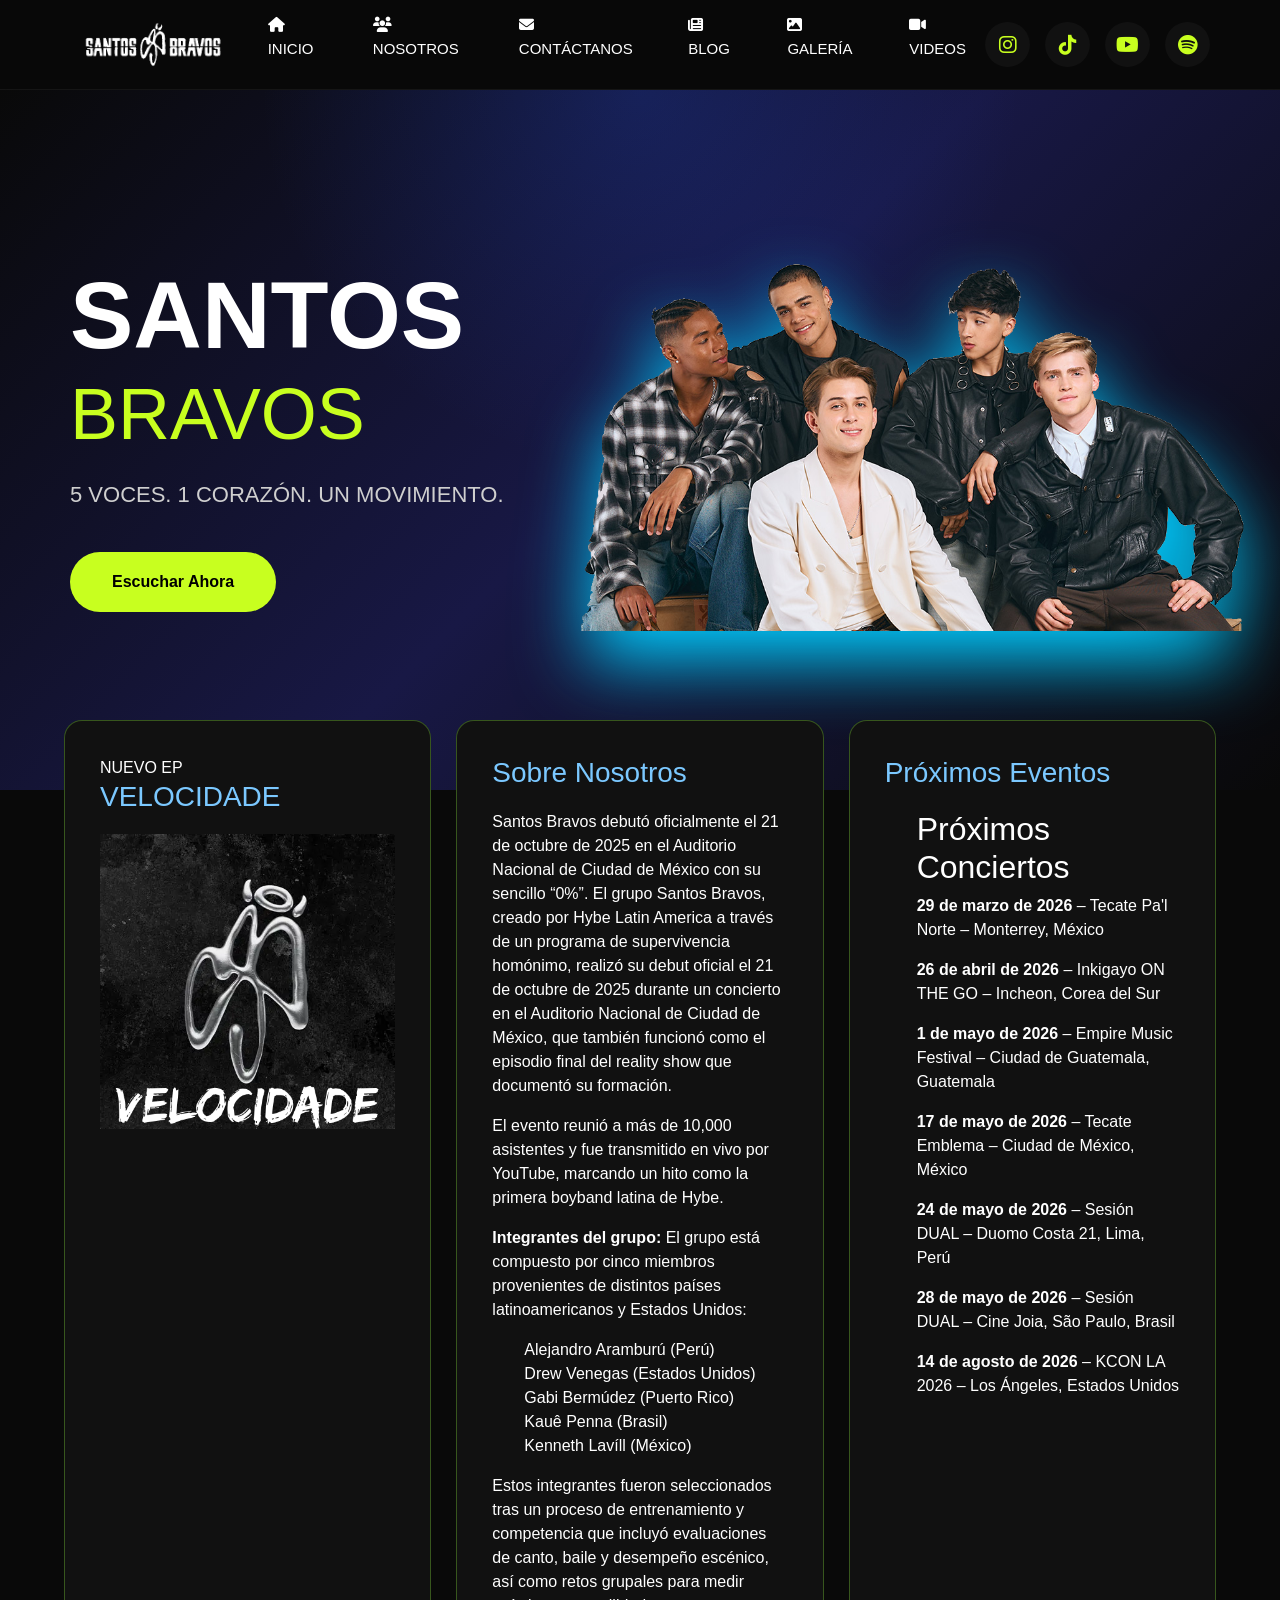
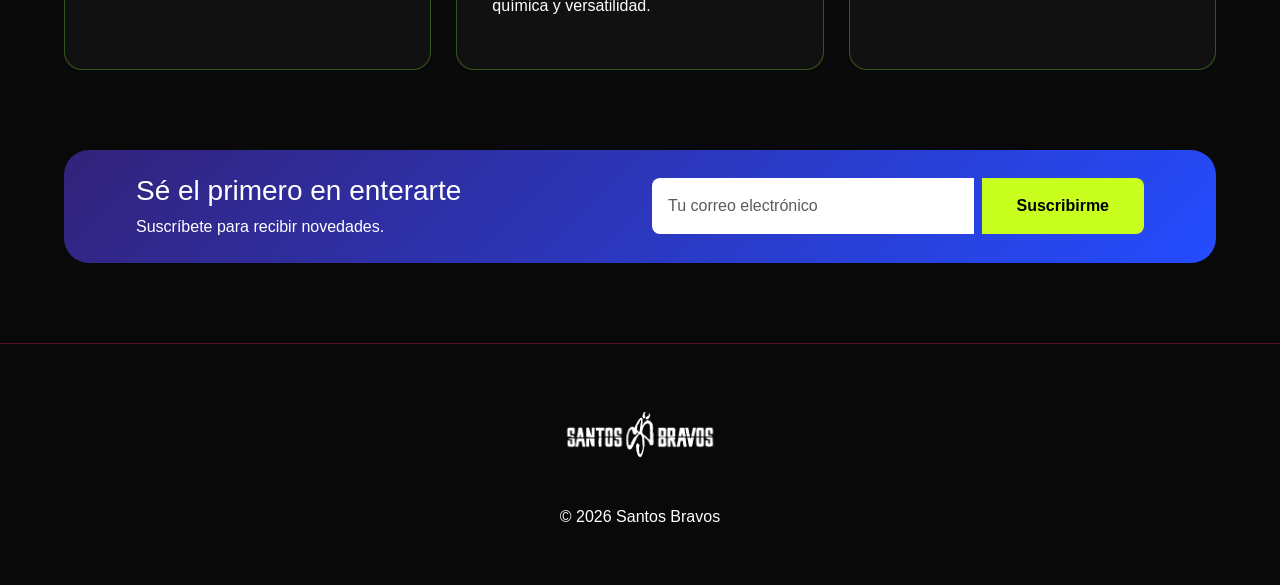
<file: index.html>
<!DOCTYPE html>
<html lang="es">
<head>
    <meta charset="UTF-8">
    <meta name="viewport" content="width=device-width, initial-scale=1.0">
    <title>INICIO | Santos Bravos</title>
    
       <link href="https://cdn.jsdelivr.net/npm/bootstrap@5.3.3/dist/css/bootstrap.min.css" rel="stylesheet" integrity="sha384-QWTKZyjpPEjISv5WaRU9OFeRpok6YctnYmDr5pNlyT2bRjXh0JMhjY6hW+ALEwIH" crossorigin="anonymous">

    <link rel="stylesheet" href="estilos.css">
    

    <link rel="preconnect" href="https://fonts.googleapis.com">
    <link rel="stylesheet" href="https://cdnjs.cloudflare.com/ajax/libs/font-awesome/6.7.2/css/all.min.css">
    <link rel="icon" href="img/SANTOS BRAVOS LOGO.png">
</head>
<body>

    <header>
        <div class="logo">
            <img src="img/LOGO NAME.png" alt="Santos Bravos Logo">
        </div>
        <nav>
            <ul>
                <li><a href="index.html"><i class="fa fa-house"></i> Inicio</a></li>
                <li><a href="nosotros.html"><i class="fa fa-users"></i> Nosotros</a></li>
                <li><a href="contac.html"><i class="fa fa-envelope"></i> Contáctanos</a></li>
                <li><a href="blog.html"><i class="fa fa-newspaper"></i> Blog</a></li>
                <li><a href="galeria.html"><i class="fa fa-image"></i> Galería</a></li>
                <li><a href="video.html"><i class="fa fa-video"></i> Videos</a></li>
            </ul>
        </nav>
        <div class="social">
            <a href="https://www.instagram.com/santos_bravos?utm_source=ig_web_button_share_sheet&igsh=ZDNlZDc0MzIxNw==" target="_blank"><i class="fa-brands fa-instagram"></i></a>
            <a href="https://www.tiktok.com/@santos_bravos" target="_blank"><i class="fa-brands fa-tiktok"></i></a>
            <a href="https://www.youtube.com/@Santos_Bravos" target="_blank"><i class="fa-brands fa-youtube"></i></a>
            <a href="https://open.spotify.com/intl-es/album/5y3kJTo3x5PBOK6aJSKWMD" target="_blank"><i class="fa-brands fa-spotify"></i></a>
        </div>
    </header>


    <section class="hero">
        <div class="hero-text">
            <h1>SANTOS</h1>
            <h2>BRAVOS</h2>
            <p>5 VOCES. 1 CORAZÓN. UN MOVIMIENTO.</p>
            <div class="buttons">
                <a href="#" class="btn">Escuchar Ahora</a>
            </div>
        </div>
        <div class="hero-image">
            <img src="img/STB.png" alt="Santos Bravos Grupo">
        </div>
    </section>

    <section class="cards">
        <article class="card">
            <span>NUEVO EP</span>
            <h3>VELOCIDADE</h3>
            <img src="img/Portada.png" alt="Portada EP Velocidade">
        </article>

        <article class="card">
            <h3>Sobre Nosotros</h3>
            <div class="card-text-content">
                <p>Santos Bravos debutó oficialmente el 21 de octubre de 2025 en el Auditorio Nacional de Ciudad de México con su sencillo “0%”. El grupo Santos Bravos, creado por Hybe Latin America a través de un programa de supervivencia homónimo, realizó su debut oficial el 21 de octubre de 2025 durante un concierto en el Auditorio Nacional de Ciudad de México, que también funcionó como el episodio final del reality show que documentó su formación.</p>

                <p>El evento reunió a más de 10,000 asistentes y fue transmitido en vivo por YouTube, marcando un hito como la primera boyband latina de Hybe.</p>
                
                <p><strong>Integrantes del grupo:</strong> El grupo está compuesto por cinco miembros provenientes de distintos países latinoamericanos y Estados Unidos:</p>
                
                <ul>
                    <li>Alejandro Aramburú (Perú)</li>
                    <li>Drew Venegas (Estados Unidos)</li>
                    <li>Gabi Bermúdez (Puerto Rico)</li>
                    <li>Kauê Penna (Brasil)</li>
                    <li>Kenneth Lavíll (México)</li>
                </ul>

                <p>Estos integrantes fueron seleccionados tras un proceso de entrenamiento y competencia que incluyó evaluaciones de canto, baile y desempeño escénico, así como retos grupales para medir química y versatilidad.</p>
            </div>
        </article>

        <article class="card">
            <h3>Próximos Eventos</h3>
            <ul>
                <li><section class="proximos-conciertos">

    <h2>Próximos Conciertos</h2>

    <p><strong>29 de marzo de 2026</strong> – Tecate Pa'l Norte – Monterrey, México</p>

    <p><strong>26 de abril de 2026</strong> – Inkigayo ON THE GO – Incheon, Corea del Sur</p>

    <p><strong>1 de mayo de 2026</strong> – Empire Music Festival – Ciudad de Guatemala, Guatemala</p>

    <p><strong>17 de mayo de 2026</strong> – Tecate Emblema – Ciudad de México, México</p>

    <p><strong>24 de mayo de 2026</strong> – Sesión DUAL – Duomo Costa 21, Lima, Perú</p>

    <p><strong>28 de mayo de 2026</strong> – Sesión DUAL – Cine Joia, São Paulo, Brasil</p>

    <p><strong>14 de agosto de 2026</strong> – KCON LA 2026 – Los Ángeles, Estados Unidos</p>

</section></li>
            </ul>
        </article>
    </section>

    <section class="newsletter py-4">
        <div class="container">
            <div class="row align-items-center">
                <div class="col-md-6 mb-3 mb-md-0">
                    <h3>Sé el primero en enterarte</h3>
                    <p class="mb-0">Suscríbete para recibir novedades.</p>
                </div>
                <div class="col-md-6">
                    <form class="d-flex gap-2">
                        <input type="email" class="form-control" placeholder="Tu correo electrónico">
                        <button class="btn btn-dark text-nowrap">Suscribirme</button>
                    </form>
                </div>
            </div>
        </div>
    </section>

    <footer>
        <div class="footer-logo">
            <img src="img/LOGO NAME.png" alt="Santos Bravos">
        </div>
        <p>© 2026 Santos Bravos</p>
    </footer>

    <script src="https://cdn.jsdelivr.net/npm/bootstrap@5.3.3/dist/js/bootstrap.bundle.min.js" integrity="sha384-YvpcrYf0tY3lHB60NNkmXc5s9fDVZLESaAA55NDzOxhy9GkcIdslK1eN7N6jIeHz" crossorigin="anonymous"></script>
</body>
</html>
</file>
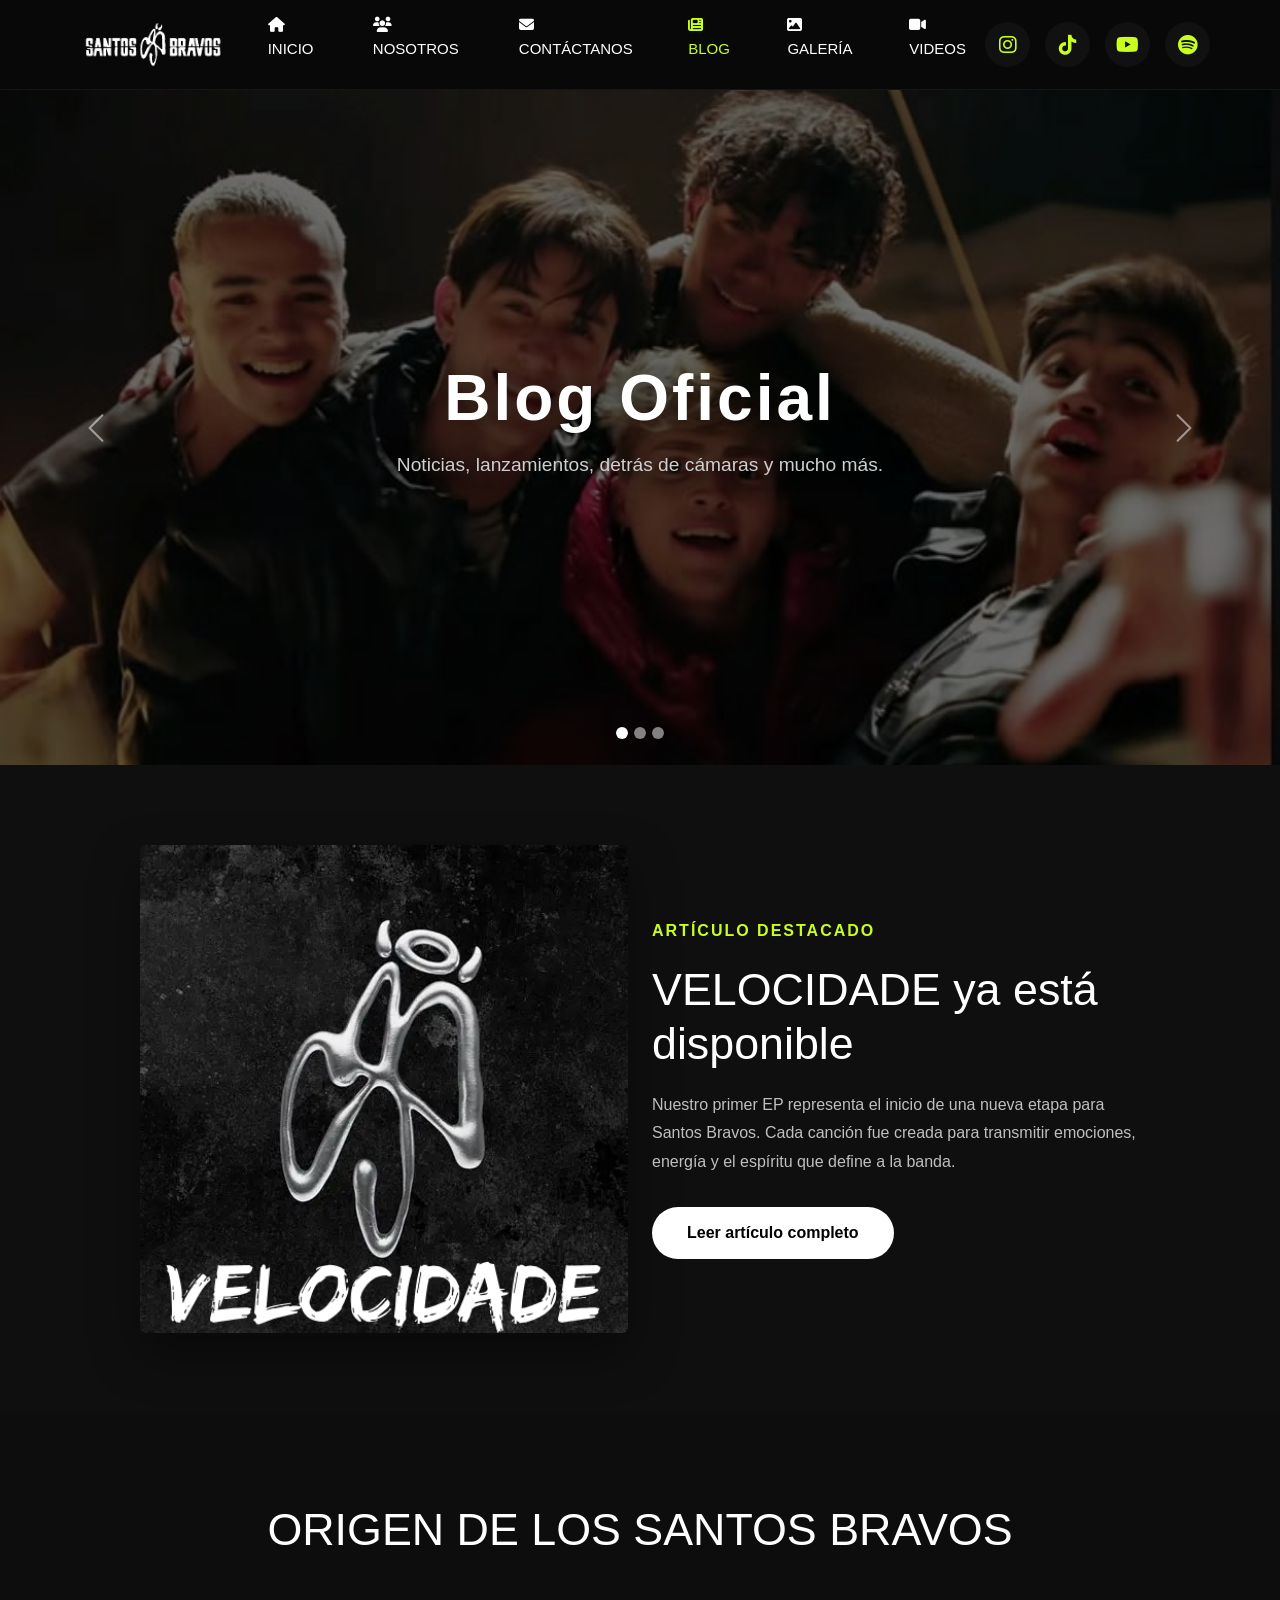
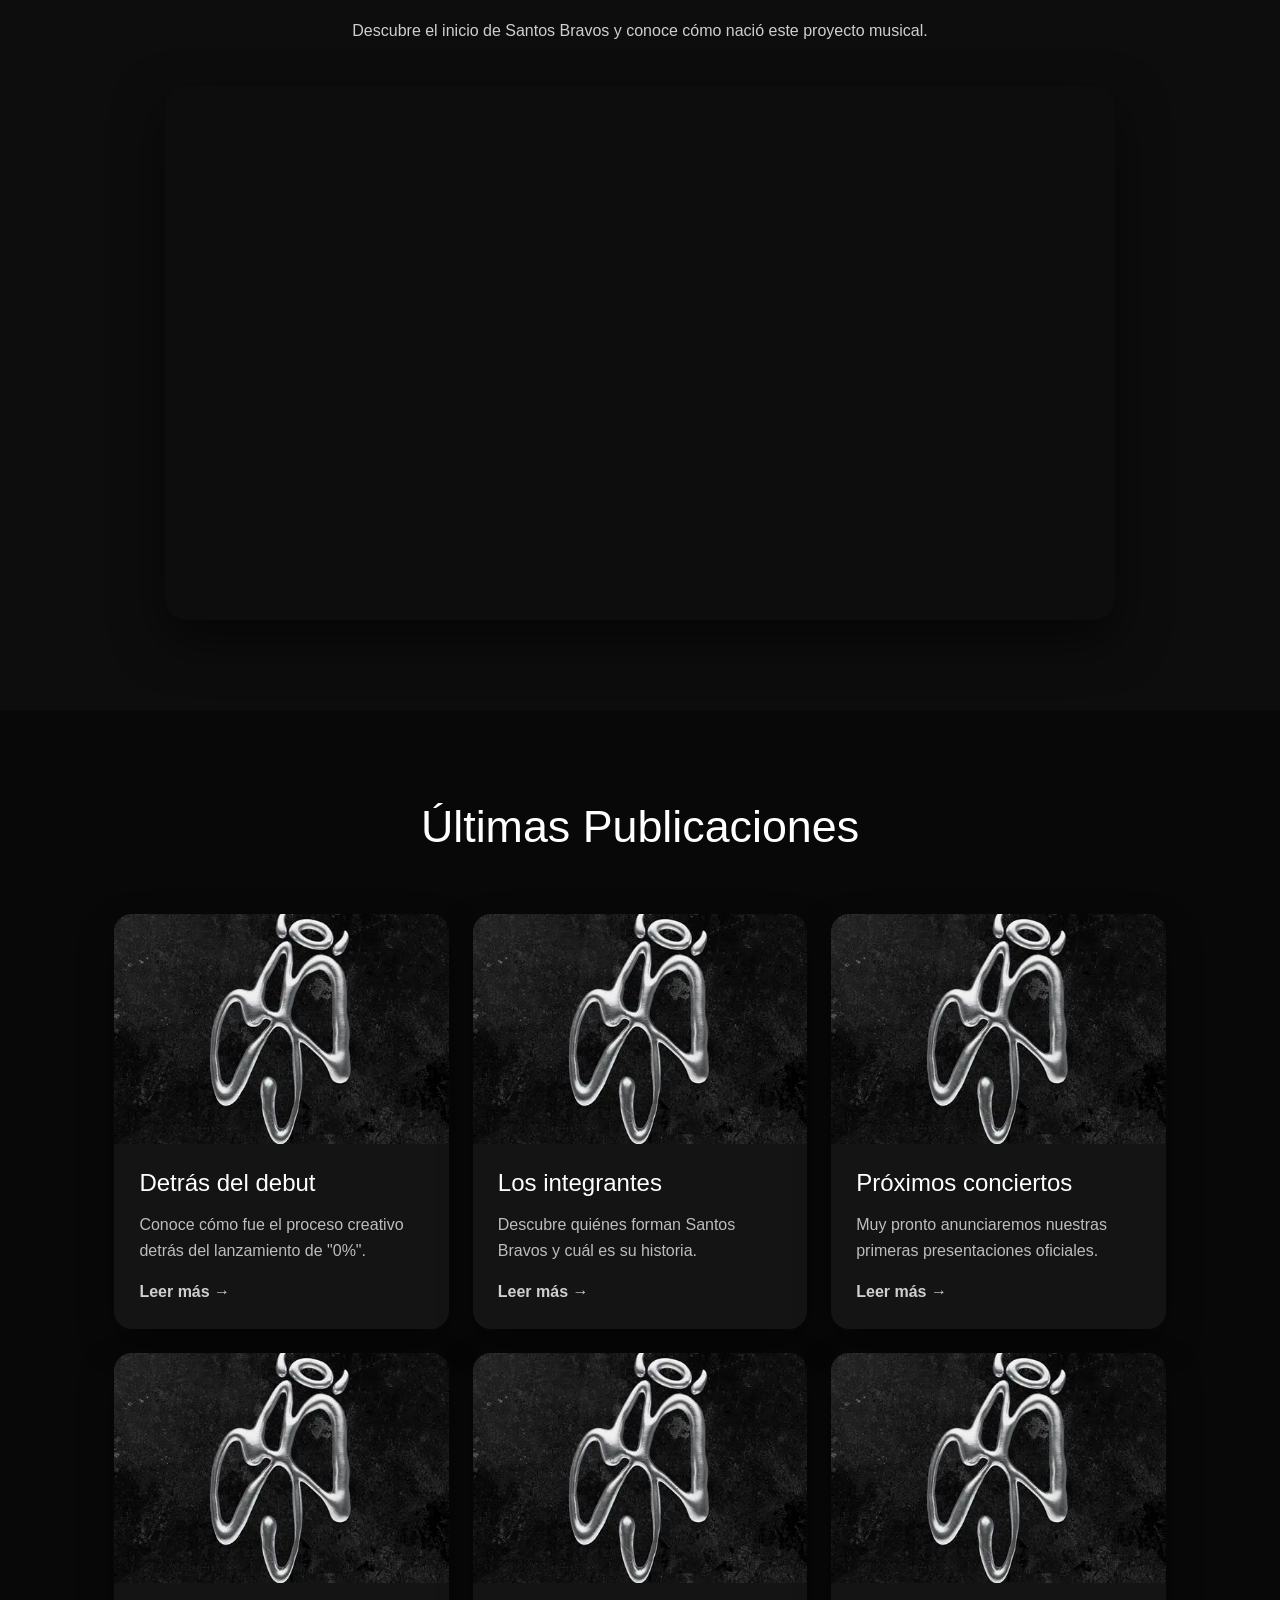
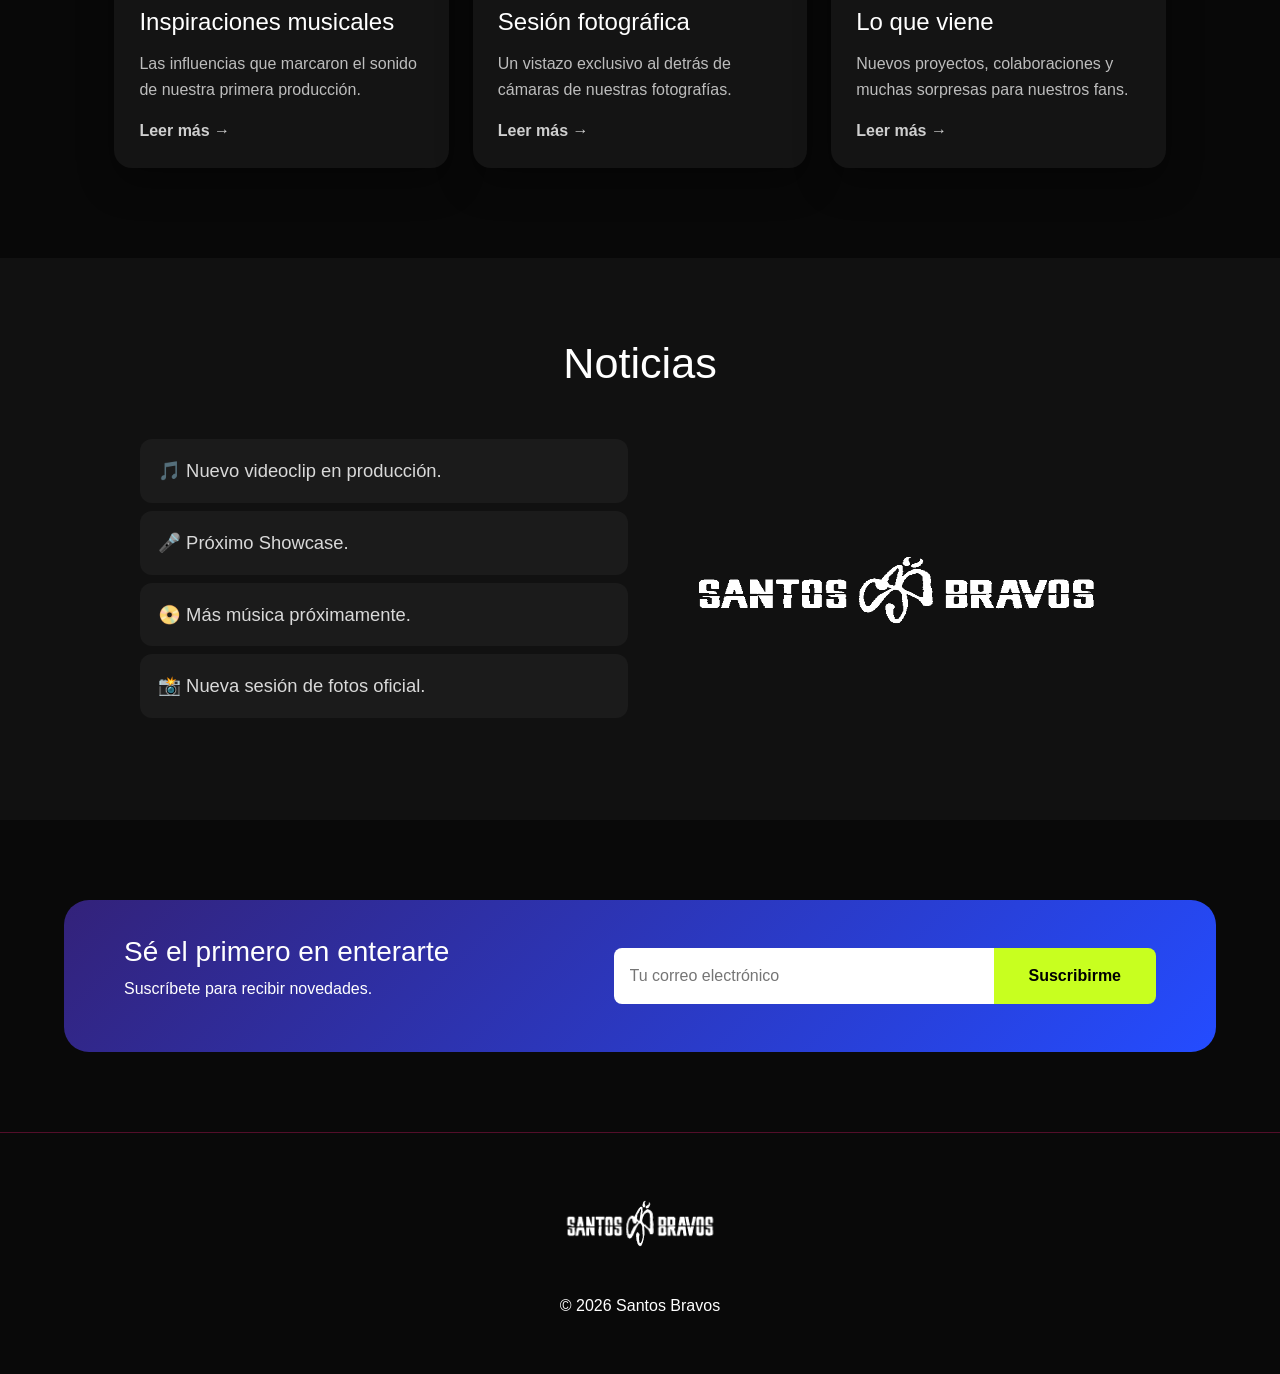
<file: blog.html>
<!DOCTYPE html>
<html lang="es">

<head>
    <meta charset="UTF-8">
    <meta name="viewport" content="width=device-width, initial-scale=1.0">
    <title>Blog | Santos Bravos</title>

   
    <link href="https://cdn.jsdelivr.net/npm/bootstrap@5.3.3/dist/css/bootstrap.min.css" rel="stylesheet" integrity="sha384-QWTKZyjpPEjISv5WaRU9OFeRpok6YctnYmDr5pNlyT2bRjXh0JMhjY6hW+ALEwIH" crossorigin="anonymous">

    
    <link rel="stylesheet" href="estilos.css">

    <link rel="preconnect" href="https://fonts.googleapis.com">
    <link rel="stylesheet" href="https://cdnjs.cloudflare.com/ajax/libs/font-awesome/6.7.2/css/all.min.css">
    <link rel="icon" href="img/SANTOS BRAVOS LOGO.png">
</head>

<body>

<header>
    <div class="logo">
        <img src="img/LOGO NAME.png" alt="Santos Bravos Logo">
    </div>
    <nav>
        <ul>
            <li><a href="index.html"><i class="fa fa-house"></i> Inicio</a></li>
            <li><a href="nosotros.html"><i class="fa fa-users"></i> Nosotros</a></li>
            <li><a href="contac.html"><i class="fa fa-envelope"></i> Contáctanos</a></li>
            <li><a href="blog.html" class="active"><i class="fa fa-newspaper"></i> Blog</a></li>
            <li><a href="galeria.html"><i class="fa fa-image"></i> Galería</a></li>
            <li><a href="video.html"><i class="fa fa-video"></i> Videos</a></li>
        </ul>
    </nav>
    <div class="social">
     <div class="social">
            <a href="https://www.instagram.com/santos_bravos?utm_source=ig_web_button_share_sheet&igsh=ZDNlZDc0MzIxNw==" target="_blank"><i class="fa-brands fa-instagram"></i></a>
            <a href="https://www.tiktok.com/@santos_bravos" target="_blank"><i class="fa-brands fa-tiktok"></i></a>
            <a href="https://www.youtube.com/@Santos_Bravos" target="_blank"><i class="fa-brands fa-youtube"></i></a>
            <a href="https://open.spotify.com/intl-es/album/5y3kJTo3x5PBOK6aJSKWMD" target="_blank"><i class="fa-brands fa-spotify"></i></a>
        </div>
</header>


<section class="blog-hero">
    <div id="blogCarousel" class="carousel slide carousel-fade" data-bs-ride="carousel" data-bs-interval="3500">
    
        <div class="carousel-indicators">
            <button type="button" data-bs-target="#blogCarousel" data-bs-slide-to="0" class="active" aria-current="true" aria-label="Slide 1"></button>
            <button type="button" data-bs-target="#blogCarousel" data-bs-slide-to="1" aria-label="Slide 2"></button>
            <button type="button" data-bs-target="#blogCarousel" data-bs-slide-to="2" aria-label="Slide 3"></button>
        </div>

     
        <div class="carousel-inner">
            <div class="carousel-item active">
                <img src="BG/BG1.jpe" class="d-block w-100" alt="Fondo destacado Santos Bravos 1">
            </div>
            <div class="carousel-item">
                <img src="BG/descarga (3).jpe" class="d-block w-100" alt="Fondo destacado Santos Bravos 2">
            </div>
            <div class="carousel-item">
                <img src="BG/descarga (6).jpe" class="d-block w-100" alt="Fondo destacado Santos Bravos 3">
            </div>
        </div>

   
        <button class="carousel-control-prev" type="button" data-bs-target="#blogCarousel" data-bs-slide="prev">
            <span class="carousel-control-prev-icon" aria-hidden="true"></span>
            <span class="visually-hidden">Anterior</span>
        </button>
        <button class="carousel-control-next" type="button" data-bs-target="#blogCarousel" data-bs-slide="next">
            <span class="carousel-control-next-icon" aria-hidden="true"></span>
            <span class="visually-hidden">Siguiente</span>
        </button>
    </div>

    
    <div class="hero-overlay">
        <h1>Blog Oficial</h1>
        <p>Noticias, lanzamientos, detrás de cámaras y mucho más.</p>
    </div>
</section>


<section class="featured-post">
    <div class="container">
        <div class="row align-items-center">
            <div class="col-lg-6 mb-4 mb-lg-0">
                <img src="img/Portada.png" class="img-fluid rounded" alt="Portada EP Velocidade">
            </div>
            <div class="col-lg-6">
                <span class="categoria">ARTÍCULO DESTACADO</span>
                <h2>VELOCIDADE ya está disponible</h2>
                <p>
                    Nuestro primer EP representa el inicio de una nueva etapa para Santos Bravos.
                    Cada canción fue creada para transmitir emociones, energía y el espíritu que
                    define a la banda.
                </p>
                <a href="#" class="btn">Leer artículo completo</a>
            </div>
        </div>
    </div>
</section>


<section class="video-section">
    <div class="container">
        <h2 class="titulo-seccion">
            ORIGEN DE LOS SANTOS BRAVOS
        </h2>
        <p class="video-text">
            Descubre el inicio de Santos Bravos y conoce cómo nació este proyecto musical.
        </p>
      
        <div class="video-container ratio ratio-16x9">
            <iframe
                src="https://www.youtube.com/embed/tinK_caaYFg?si=6_dG0KC1PSKgTfAx"
                title="Origen de Santos Bravos"
                allow="accelerometer; autoplay; clipboard-write; encrypted-media; gyroscope; picture-in-picture"
                allowfullscreen>
            </iframe>
        </div>
    </div>
</section>


<section class="blog-posts">
    <div class="container">
        <h2 class="titulo-seccion">Últimas Publicaciones</h2>
        <div class="row g-4">
            <div class="col-md-4">
                <div class="post-card">
                    <img src="img/Portada.png" class="img-fluid" alt="Detrás del debut">
                    <div class="contenido">
                        <h4>Detrás del debut</h4>
                        <p>Conoce cómo fue el proceso creativo detrás del lanzamiento de "0%".</p>
                        <a href="#">Leer más →</a>
                    </div>
                </div>
            </div>
            <div class="col-md-4">
                <div class="post-card">
                    <img src="img/Portada.png" class="img-fluid" alt="Los integrantes">
                    <div class="contenido">
                        <h4>Los integrantes</h4>
                        <p>Descubre quiénes forman Santos Bravos y cuál es su historia.</p>
                        <a href="#">Leer más →</a>
                    </div>
                </div>
            </div>
            <div class="col-md-4">
                <div class="post-card">
                    <img src="img/Portada.png" class="img-fluid" alt="Próximos conciertos">
                    <div class="contenido">
                        <h4>Próximos conciertos</h4>
                        <p>Muy pronto anunciaremos nuestras primeras presentaciones oficiales.</p>
                        <a href="#">Leer más →</a>
                    </div>
                </div>
            </div>
            <div class="col-md-4">
                <div class="post-card">
                    <img src="img/Portada.png" class="img-fluid" alt="Inspiraciones musicales">
                    <div class="contenido">
                        <h4>Inspiraciones musicales</h4>
                        <p>Las influencias que marcaron el sonido de nuestra primera producción.</p>
                        <a href="#">Leer más →</a>
                    </div>
                </div>
            </div>
            <div class="col-md-4">
                <div class="post-card">
                    <img src="img/Portada.png" class="img-fluid" alt="Sesión fotográfica">
                    <div class="contenido">
                        <h4>Sesión fotográfica</h4>
                        <p>Un vistazo exclusivo al detrás de cámaras de nuestras fotografías.</p>
                        <a href="#">Leer más →</a>
                    </div>
                </div>
            </div>
            <div class="col-md-4">
                <div class="post-card">
                    <img src="img/Portada.png" class="img-fluid" alt="Lo que viene">
                    <div class="contenido">
                        <h4>Lo que viene</h4>
                        <p>Nuevos proyectos, colaboraciones y muchas sorpresas para nuestros fans.</p>
                        <a href="#">Leer más →</a>
                    </div>
                </div>
            </div>
        </div>
    </div>
</section>


<section class="news-section">
    <div class="container">
        <h2>Noticias</h2>
        <div class="row align-items-center">
            <div class="col-lg-6 mb-4 mb-lg-0">
                <ul class="list-unstyled">
                    <li class="mb-2">🎵 Nuevo videoclip en producción.</li>
                    <li class="mb-2">🎤 Próximo Showcase.</li>
                    <li class="mb-2">📀 Más música próximamente.</li>
                    <li>📸 Nueva sesión de fotos oficial.</li>
                </ul>
            </div>
            <div class="col-lg-6 text-center">
                <img src="img/LOGO NAME.png" class="img-fluid" alt="Noticias Santos Bravos Logo" style="max-height: 150px;">
            </div>
        </div>
    </div>
</section>


<section class="newsletter">
    <div>
        <h3>Sé el primero en enterarte</h3>
        <p>Suscríbete para recibir novedades.</p>
    </div>
    <form>
        <input type="email" placeholder="Tu correo electrónico" required>
        <button type="submit">Suscribirme</button>
    </form>
</section>


<footer>
    <div class="footer-logo">
        <img src="img/LOGO NAME.png" alt="Santos Bravos Footer Logo">
    </div>
    <p>© 2026 Santos Bravos</p>
</footer>


<script src="https://cdn.jsdelivr.net/npm/bootstrap@5.3.3/dist/js/bootstrap.bundle.min.js" integrity="sha384-YvpcrYf0tY3lHB60NNkmXc5s9fDVZLESaAA55NDzOxhy9GkcIdslK1eN7N6jIeHz" crossorigin="anonymous"></script>

</body>
</html>
</file>
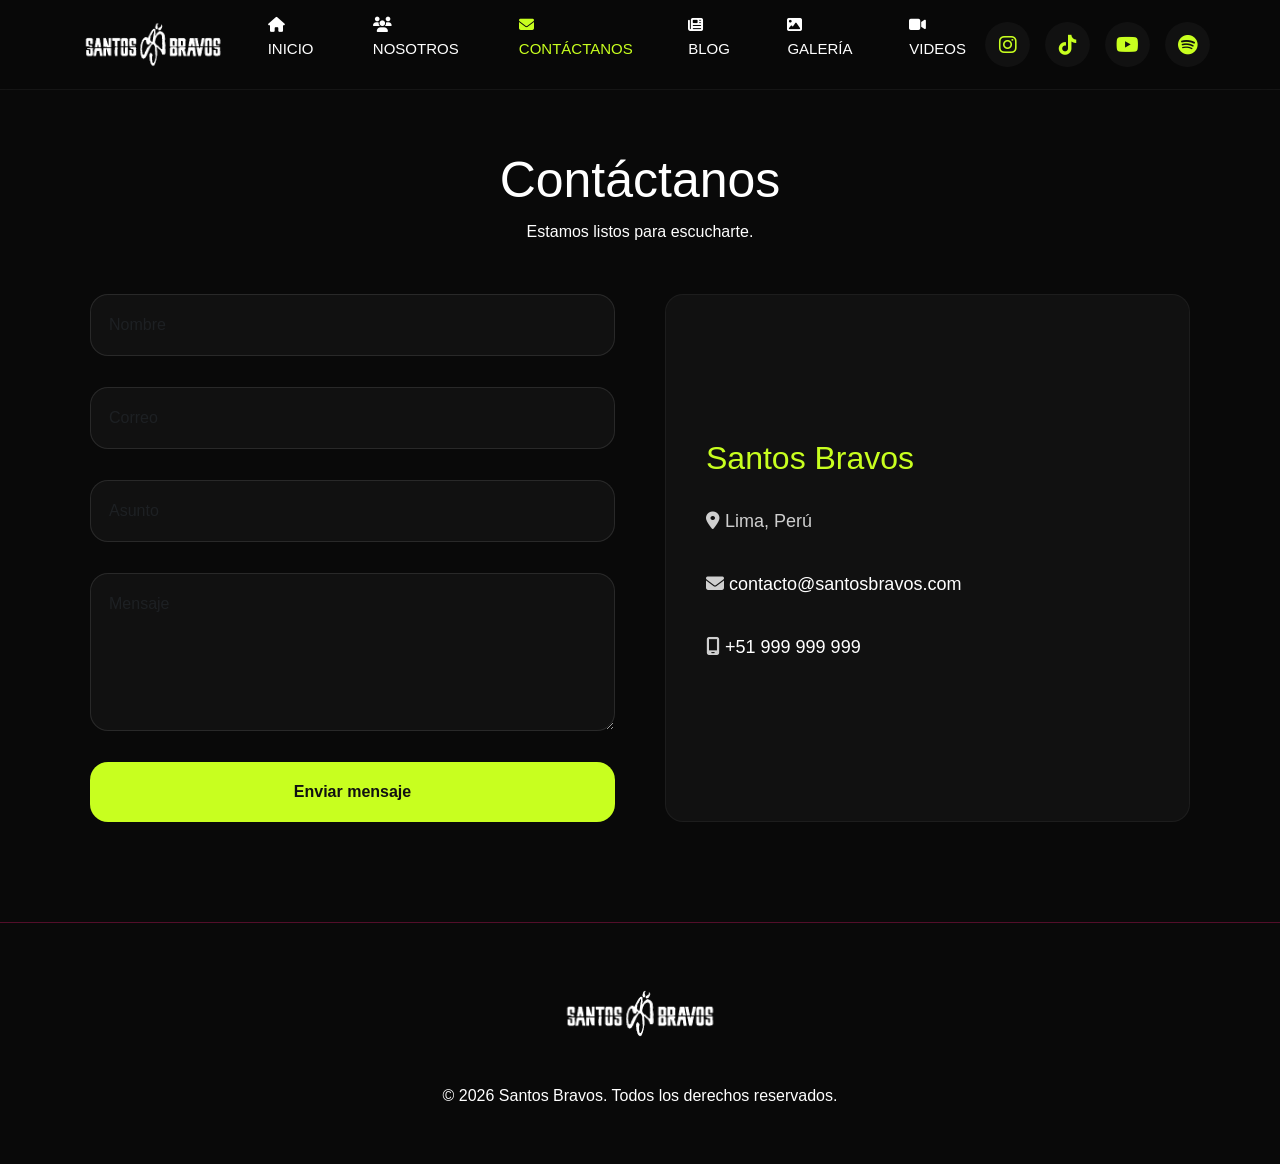
<file: contac.html>
<!DOCTYPE html>
<html lang="es">

<head>
    <meta charset="UTF-8">
    <meta name="viewport" content="width=device-width, initial-scale=1.0">
    <meta name="description" content="Página oficial de Santos Bravos. Contáctanos para más información, eventos y colaboraciones.">
    
    <title>Contacto | Santos Bravos</title>


    <link rel="preconnect" href="https://fonts.googleapis.com">
    <link rel="preconnect" href="https://fonts.gstatic.com" crossorigin>
    

    <link href="https://cdn.jsdelivr.net/npm/bootstrap@5.3.3/dist/css/bootstrap.min.css" rel="stylesheet" integrity="sha384-QWTKZyjpPEjISv5WaRU9OFeRpok6YctnYmDr5pNlyT2bRjXh0JMhjY6hW+ALEwIH" crossorigin="anonymous">

   
    <link rel="stylesheet" href="https://cdnjs.cloudflare.com/ajax/libs/font-awesome/6.7.2/css/all.min.css">
    <link rel="stylesheet" href="estilos.css">
    
  
    <link rel="icon" href="img/SANTOS BRAVOS LOGO.png" type="image/png">
</head>

<body>

    <div class="success-popup" id="popup">
        <div class="popup-box">
            <div class="check-circle">
                ✓
            </div>
            <h2>¡LISTO!</h2>
            <p>Tu mensaje fue enviado correctamente.</p>
        </div>
    </div>


    <header>
        <div class="logo">
            <a href="index.html">
                <img src="img/LOGO NAME.png" alt="Logo de Santos Bravos">
            </a>
        </div>
        <nav aria-label="Navegación principal">
            <ul>
                <li><a href="index.html"><i class="fa-solid fa-house" aria-hidden="true"></i> Inicio</a></li>
                <li><a href="nosotros.html"><i class="fa-solid fa-users" aria-hidden="true"></i> Nosotros</a></li>
                <li><a href="contac.html" class="active"><i class="fa-solid fa-envelope" aria-hidden="true"></i> Contáctanos</a></li>
                <li><a href="blog.html"><i class="fa-solid fa-newspaper" aria-hidden="true"></i> Blog</a></li>
                <li><a href="galeria.html"><i class="fa-solid fa-image" aria-hidden="true"></i> Galería</a></li>
                <li><a href="video.html"><i class="fa-solid fa-video" aria-hidden="true"></i> Videos</a></li>
            </ul>
        </nav>
         <div class="social">
            <a href="https://www.instagram.com/santos_bravos?utm_source=ig_web_button_share_sheet&igsh=ZDNlZDc0MzIxNw==" target="_blank"><i class="fa-brands fa-instagram"></i></a>
            <a href="https://www.tiktok.com/@santos_bravos" target="_blank"><i class="fa-brands fa-tiktok"></i></a>
            <a href="https://www.youtube.com/@Santos_Bravos" target="_blank"><i class="fa-brands fa-youtube"></i></a>
            <a href="https://open.spotify.com/intl-es/album/5y3kJTo3x5PBOK6aJSKWMD" target="_blank"><i class="fa-brands fa-spotify"></i></a>
        </div>
    </header>

    <main>
        <section class="page-title">
            <h1>Contáctanos</h1>
            <p>Estamos listos para escucharte.</p>
        </section>

        <section class="contact-container">
  
            <form class="contact-form" action="tu_backend.php" method="POST">
                <label for="nombre" class="sr-only">Nombre</label>
                <input type="text" id="nombre" name="nombre" class="form-control mb-3" placeholder="Nombre" required>

                <label for="email" class="sr-only">Correo</label>
                <input type="email" id="email" name="email" class="form-control mb-3" placeholder="Correo" required>

                <label for="asunto" class="sr-only">Asunto</label>
                <input type="text" id="asunto" name="asunto" class="form-control mb-3" placeholder="Asunto">

                <label for="mensaje" class="sr-only">Mensaje</label>
                <textarea id="mensaje" name="mensaje" class="form-control mb-3" placeholder="Mensaje" rows="5" required></textarea>

                <button type="button" id="enviar" class="btn btn-primary w-100">Enviar mensaje</button>        
            </form>

            <div class="contact-info">
                <h2>Santos Bravos</h2>
                <p><i class="fa-solid fa-location-dot"></i> Lima, Perú</p>
                <p><i class="fa-solid fa-envelope"></i> <a href="mailto:contacto@santosbravos.com">contacto@santosbravos.com</a></p>
                <p><i class="fa-solid fa-mobile-screen"></i> <a href="tel:+51999999999">+51 999 999 999</a></p>
            </div>
        </section>
    </main>

    <footer>
        <div class="footer-logo">
            <img src="img/LOGO NAME.png" alt="Logo de Santos Bravos Footer">
        </div>
        <p>© 2026 Santos Bravos. Todos los derechos reservados.</p>
    </footer>


    <script src="https://cdn.jsdelivr.net/npm/bootstrap@5.3.3/dist/js/bootstrap.bundle.min.js" integrity="sha384-YvpcrYf0tY3lHB60NNkmXc5s9fDVZLESaAA55NDzOxhy9GkcIdslK1eN7N6jIeHz" crossorigin="anonymous"></script>

    <script>
        const btnEnviar = document.getElementById('enviar');
        const popup = document.getElementById('popup');

        btnEnviar.addEventListener('click', () => {
           
            popup.classList.add('show');
            
      
            setTimeout(() => {
                popup.classList.remove('show');
            }, 3000);
        });
    </script>
</body>
</html>
</file>
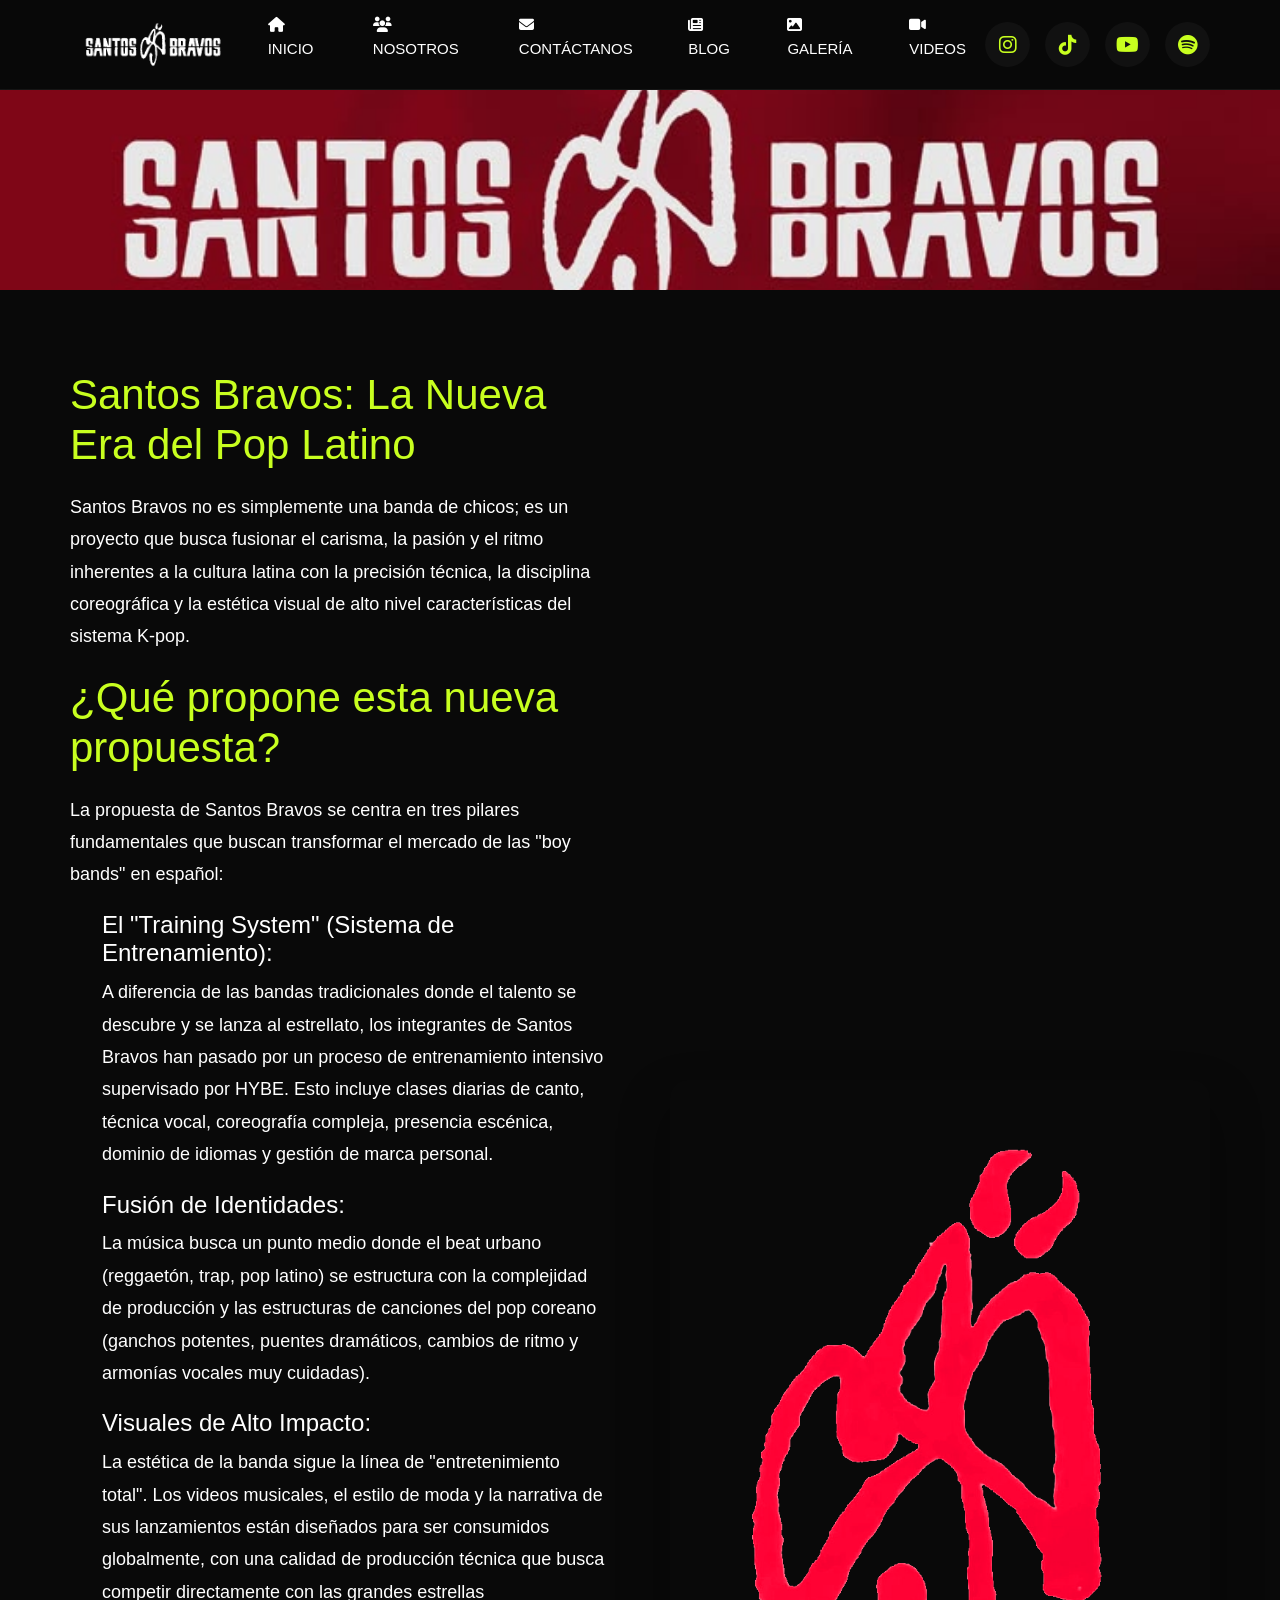
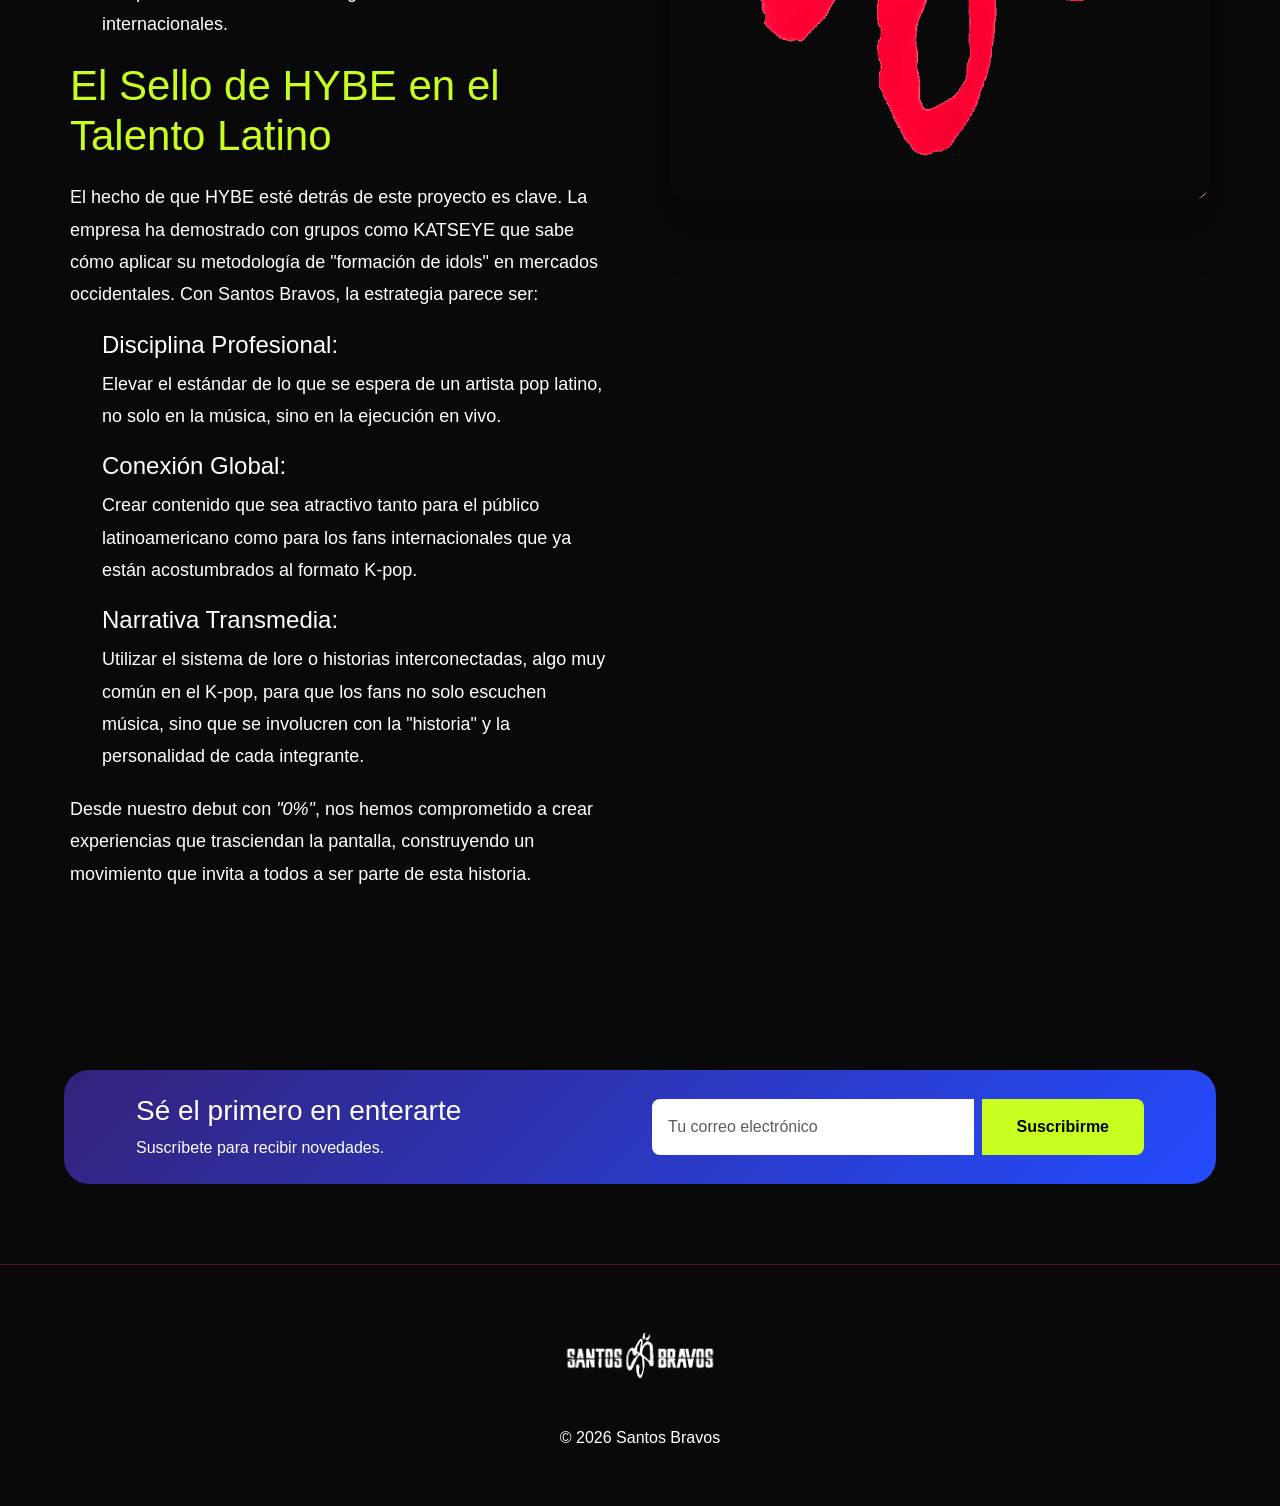
<file: nosotros.html>
<!DOCTYPE html>
<html lang="es">
<head>
    <meta charset="UTF-8">
    <meta name="viewport" content="width=device-width, initial-scale=1.0">
    <title>Nosotros | Santos Bravos</title>
    
        <link href="https://cdn.jsdelivr.net/npm/bootstrap@5.3.3/dist/css/bootstrap.min.css" rel="stylesheet" integrity="sha384-QWTKZyjpPEjISv5WaRU9OFeRpok6YctnYmDr5pNlyT2bRjXh0JMhjY6hW+ALEwIH" crossorigin="anonymous">

    
    <link rel="stylesheet" href="estilos.css">


    <link rel="preconnect" href="https://fonts.googleapis.com">
    <link rel="stylesheet" href="https://cdnjs.cloudflare.com/ajax/libs/font-awesome/6.7.2/css/all.min.css">
    <link rel="icon" href="img/SANTOS BRAVOS LOGO.png">
</head>
<body>
 
        <header>
        <div class="logo">
            <img src="img/LOGO NAME.png" alt="Santos Bravos Logo">
        </div>
        <nav>
            <ul>
                <li><a href="index.html"><i class="fa fa-house"></i> Inicio</a></li>
                <li><a href="nosotros.html"><i class="fa fa-users"></i> Nosotros</a></li>
                <li><a href="contac.html"><i class="fa fa-envelope"></i> Contáctanos</a></li>
                <li><a href="blog.html"><i class="fa fa-newspaper"></i> Blog</a></li>
                <li><a href="galeria.html"><i class="fa fa-image"></i> Galería</a></li>
                <li><a href="video.html"><i class="fa fa-video"></i> Videos</a></li>
            </ul>
        </nav>
         <div class="social">
            <a href="https://www.instagram.com/santos_bravos?utm_source=ig_web_button_share_sheet&igsh=ZDNlZDc0MzIxNw==" target="_blank"><i class="fa-brands fa-instagram"></i></a>
            <a href="https://www.tiktok.com/@santos_bravos" target="_blank"><i class="fa-brands fa-tiktok"></i></a>
            <a href="https://www.youtube.com/@Santos_Bravos" target="_blank"><i class="fa-brands fa-youtube"></i></a>
            <a href="https://open.spotify.com/intl-es/album/5y3kJTo3x5PBOK6aJSKWMD" target="_blank"><i class="fa-brands fa-spotify"></i></a>
        </div>
    </header>
 
    <section class="about-hero">
        <div class="about-container"></div>
    </section>

    <section class="about-content">
        <div class="about-text">
            <h2>Santos Bravos: La Nueva Era del Pop Latino</h2>
            <p>Santos Bravos no es simplemente una banda de chicos; es un proyecto que busca fusionar el carisma, la pasión y el ritmo inherentes a la cultura latina con la precisión técnica, la disciplina coreográfica y la estética visual de alto nivel características del sistema K-pop.</p>
 
            <h3>¿Qué propone esta nueva propuesta?</h3>
            <p>La propuesta de Santos Bravos se centra en tres pilares fundamentales que buscan transformar el mercado de las "boy bands" en español:</p>
            <ul>
                <li>
                    <h4>El "Training System" (Sistema de Entrenamiento):</h4>
                    <p>A diferencia de las bandas tradicionales donde el talento se descubre y se lanza al estrellato, los integrantes de Santos Bravos han pasado por un proceso de entrenamiento intensivo supervisado por HYBE. Esto incluye clases diarias de canto, técnica vocal, coreografía compleja, presencia escénica, dominio de idiomas y gestión de marca personal.</p>
                </li>
                <li>
                    <h4>Fusión de Identidades:</h4>
                    <p>La música busca un punto medio donde el beat urbano (reggaetón, trap, pop latino) se estructura con la complejidad de producción y las estructuras de canciones del pop coreano (ganchos potentes, puentes dramáticos, cambios de ritmo y armonías vocales muy cuidadas).</p>
                </li>
                <li>
                    <h4>Visuales de Alto Impacto:</h4>
                    <p>La estética de la banda sigue la línea de "entretenimiento total". Los videos musicales, el estilo de moda y la narrativa de sus lanzamientos están diseñados para ser consumidos globalmente, con una calidad de producción técnica que busca competir directamente con las grandes estrellas internacionales.</p>
                </li>
            </ul>
 
            <h3>El Sello de HYBE en el Talento Latino</h3>
            <p>El hecho de que HYBE esté detrás de este proyecto es clave. La empresa ha demostrado con grupos como KATSEYE que sabe cómo aplicar su metodología de "formación de idols" en mercados occidentales. Con Santos Bravos, la estrategia parece ser:</p>
            <ul>
                <li>
                    <h4>Disciplina Profesional:</h4>
                    <p>Elevar el estándar de lo que se espera de un artista pop latino, no solo en la música, sino en la ejecución en vivo.</p>
                </li>
                <li>
                    <h4>Conexión Global:</h4>
                    <p>Crear contenido que sea atractivo tanto para el público latinoamericano como para los fans internacionales que ya están acostumbrados al formato K-pop.</p>
                </li>
                <li>
                    <h4>Narrativa Transmedia:</h4>
                    <p>Utilizar el sistema de lore o historias interconectadas, algo muy común en el K-pop, para que los fans no solo escuchen música, sino que se involucren con la "historia" y la personalidad de cada integrante.</p>
                </li>
            </ul>
 
            <p>Desde nuestro debut con <em>"0%"</em>, nos hemos comprometido a crear experiencias que trasciendan la pantalla, construyendo un movimiento que invita a todos a ser parte de esta historia.</p>
        </div>
 
        <div class="about-image">
            <img src="img/SANTOS BRAVOS LOGO.png" alt="Santos Bravos">
        </div>
    </section>

    <section class="newsletter py-4">
        <div class="container">
            <div class="row align-items-center">
                <div class="col-md-6 mb-3 mb-md-0">
                    <h3>Sé el primero en enterarte</h3>
                    <p class="mb-0">Suscríbete para recibir novedades.</p>
                </div>
                <div class="col-md-6">
                    <form class="d-flex gap-2">
                        <input type="email" class="form-control" placeholder="Tu correo electrónico">
                        <button class="btn btn-dark text-nowrap">Suscribirme</button>
                    </form>
                </div>
            </div>
        </div>
    </section>

    <footer>
        <div class="footer-logo">
            <img src="img/LOGO NAME.png" alt="Santos Bravos">
        </div>
        <p>© 2026 Santos Bravos</p>
    </footer>

    <script src="https://cdn.jsdelivr.net/npm/bootstrap@5.3.3/dist/js/bootstrap.bundle.min.js" integrity="sha384-YvpcrYf0tY3lHB60NNkmXc5s9fDVZLESaAA55NDzOxhy9GkcIdslK1eN7N6jIeHz" crossorigin="anonymous"></script>
</body>
</html>
</file>
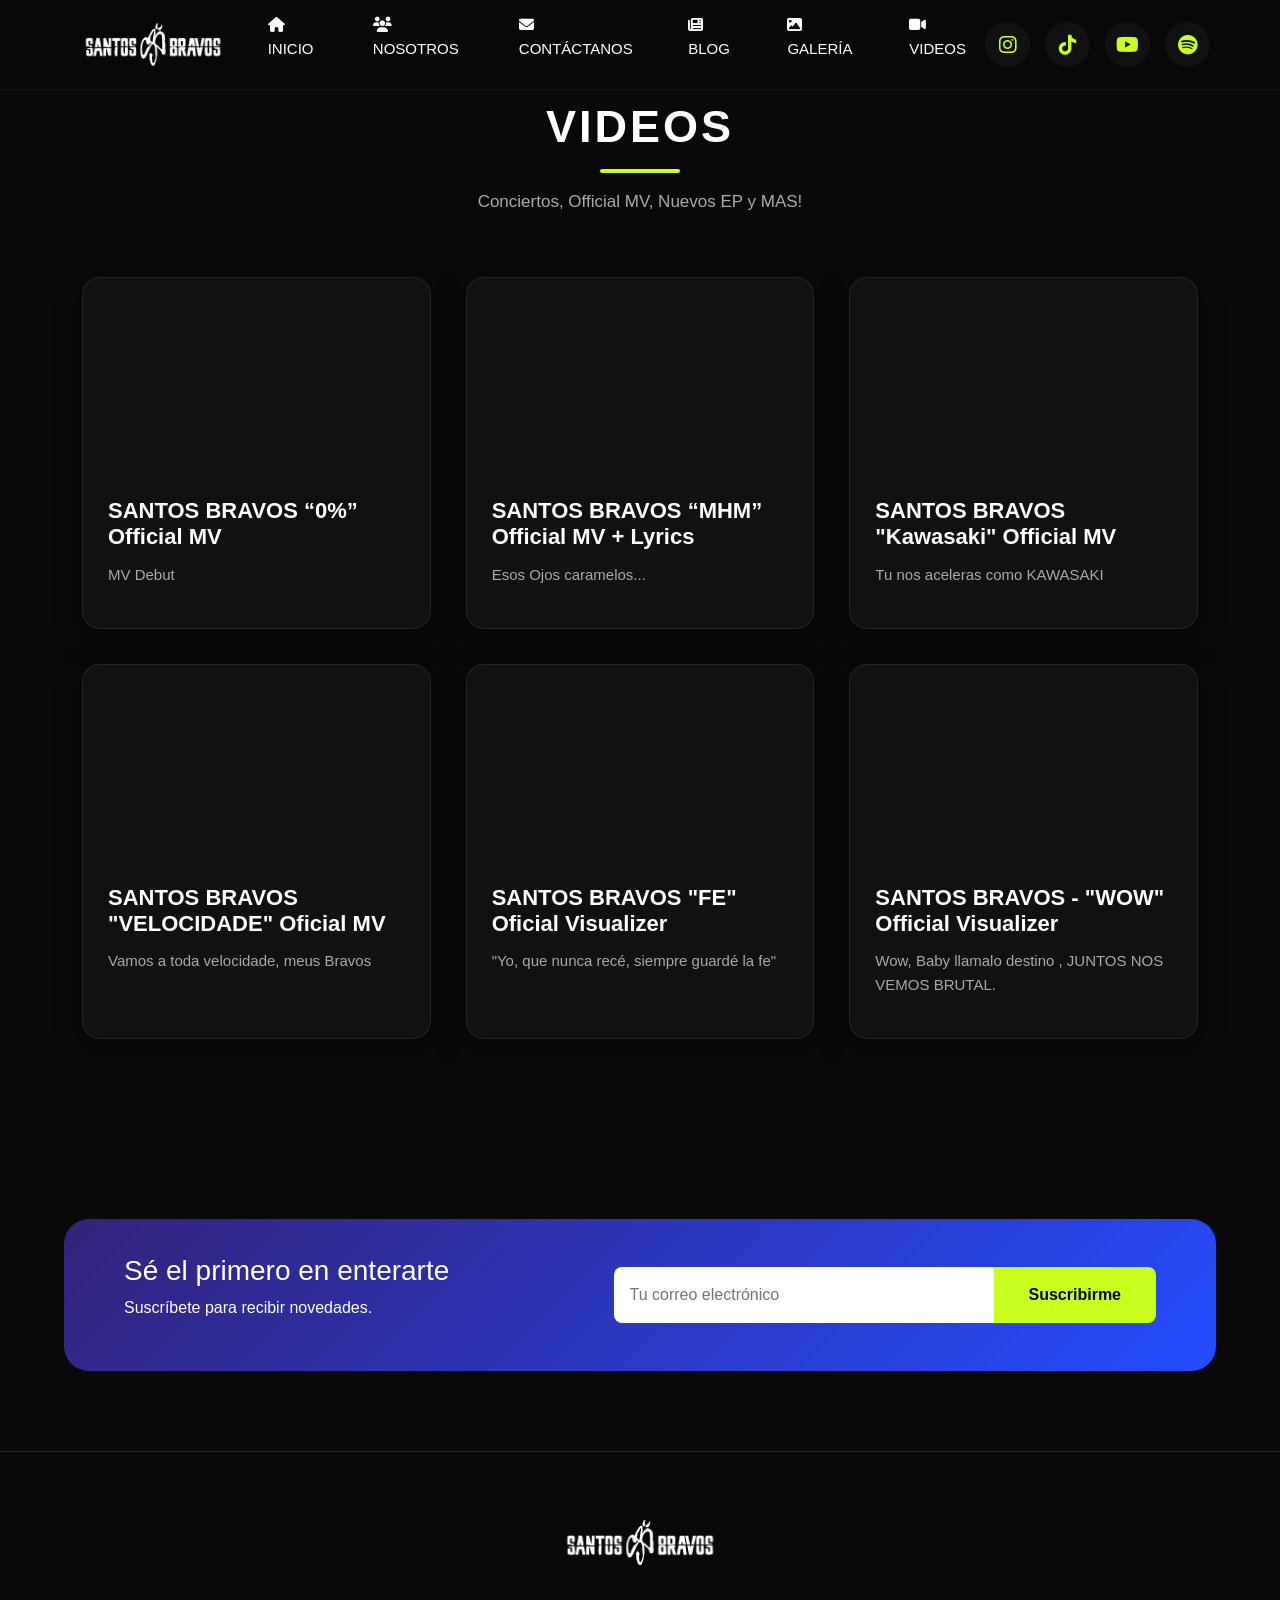
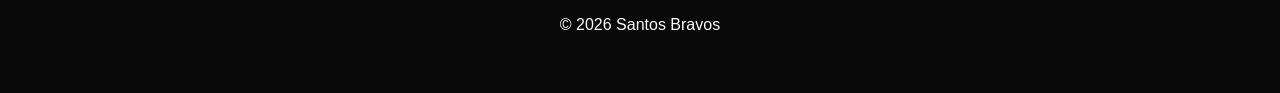
<file: video.html>
<!DOCTYPE html>
<html lang="es">
<head>
    <meta charset="UTF-8">
    <meta name="viewport" content="width=device-width, initial-scale=1.0">
    <title>Videos | Santos Bravos</title>
 
    <link href="https://cdn.jsdelivr.net/npm/bootstrap@5.3.3/dist/css/bootstrap.min.css" rel="stylesheet" integrity="sha384-QWTKZyjpPEjISv5WaRU9OFeRpok6YctnYmDr5pNlyT2bRjXh0JMhjY6hW+ALEwIH" crossorigin="anonymous">

    <link rel="stylesheet" href="estilos.css">
    
    <link rel="preconnect" href="https://fonts.googleapis.com">
    <link rel="stylesheet" href="https://cdnjs.cloudflare.com/ajax/libs/font-awesome/6.7.2/css/all.min.css">
    <link rel="icon" href="img/SANTOS BRAVOS LOGO.png">
</head>
<body>
 
    <header>
        <div class="logo">
            <img src="img/LOGO NAME.png" alt="Santos Bravos Logo">
        </div>
        <nav>
            <ul>
                <li><a href="index.html"><i class="fa fa-house"></i> Inicio</a></li>
                <li><a href="nosotros.html"><i class="fa fa-users"></i> Nosotros</a></li>
                <li><a href="contac.html"><i class="fa fa-envelope"></i> Contáctanos</a></li>
                <li><a href="blog.html"><i class="fa fa-newspaper"></i> Blog</a></li>
                <li><a href="galeria.html"><i class="fa fa-image"></i> Galería</a></li>
                <li><a href="video.html"><i class="fa fa-video"></i> Videos</a></li>
            </ul>
        </nav>
         <div class="social">
            <a href="https://www.instagram.com/santos_bravos?utm_source=ig_web_button_share_sheet&igsh=ZDNlZDc0MzIxNw==" target="_blank"><i class="fa-brands fa-instagram"></i></a>
            <a href="https://www.tiktok.com/@santos_bravos" target="_blank"><i class="fa-brands fa-tiktok"></i></a>
            <a href="https://www.youtube.com/@Santos_Bravos" target="_blank"><i class="fa-brands fa-youtube"></i></a>
            <a href="https://open.spotify.com/intl-es/album/5y3kJTo3x5PBOK6aJSKWMD" target="_blank"><i class="fa-brands fa-spotify"></i></a>
        </div>
    </header>

    <section class="videos-section">

        <div class="container">

            <div class="section-title">

                <h2>VIDEOS</h2>

                <p>
                   Conciertos, Official MV, Nuevos EP y MAS!
                </p>

            </div>

            <div class="videos-grid">

                <article class="video-card">

                    <div class="video-frame">

                         <iframe width="560" height="315" src="https://www.youtube.com/embed/ogmUm0xh8-w?si=bo7PCbEpPqH359Fr" title="YouTube video player" frameborder="0" allow="accelerometer; autoplay; clipboard-write; encrypted-media; gyroscope; picture-in-picture; web-share" referrerpolicy="strict-origin-when-cross-origin" allowfullscreen></iframe>

                    </div>

                    <div class="video-info">

                        <h3>SANTOS BRAVOS “0%” Official MV</h3>

                        <p>
                            MV Debut 
                        </p>

                    </div>

                </article>

                <article class="video-card">

                    <div class="video-frame">

                         <iframe width="560" height="315" src="https://www.youtube.com/embed/wt86H7at50M?si=gYnyK7GpNDhpOX3s" title="YouTube video player" frameborder="0" allow="accelerometer; autoplay; clipboard-write; encrypted-media; gyroscope; picture-in-picture; web-share" referrerpolicy="strict-origin-when-cross-origin" allowfullscreen></iframe>

                    </div>

                    <div class="video-info">

                        <h3>SANTOS BRAVOS “MHM” Official MV + Lyrics</h3>

                        <p>
                            Esos Ojos caramelos...
                        </p>

                    </div>

                </article>

                <article class="video-card">

                    <div class="video-frame">

                        <iframe width="560" height="315" src="https://www.youtube.com/embed/aMRXhtjc-dQ?si=PTanXPgfyi4Qtunh" title="YouTube video player" frameborder="0" allow="accelerometer; autoplay; clipboard-write; encrypted-media; gyroscope; picture-in-picture; web-share" referrerpolicy="strict-origin-when-cross-origin" allowfullscreen></iframe>
                    </div>

                    <div class="video-info">

                        <h3>SANTOS BRAVOS "Kawasaki" Official MV </h3>

                        <p>
                            Tu nos aceleras como KAWASAKI 
                        </p>

                    </div>

                </article>

                <article class="video-card">

                    <div class="video-frame">

                 <iframe width="560" height="315" src="https://www.youtube.com/embed/IVBN2dnJMGo?si=lYRrFYcDSOSZMYJU" title="YouTube video player" frameborder="0" allow="accelerometer; autoplay; clipboard-write; encrypted-media; gyroscope; picture-in-picture; web-share" referrerpolicy="strict-origin-when-cross-origin" allowfullscreen></iframe>
                    </div>

                    <div class="video-info">

                        <h3>SANTOS BRAVOS "VELOCIDADE" Oficial MV</h3>

                        <p>
                            Vamos a toda velocidade, meus Bravos
                        </p>

                    </div>

                </article>

                <article class="video-card">

                    <div class="video-frame">

                        <iframe width="560" height="315" src="https://www.youtube.com/embed/QGbgy7r4bM8?si=r2SFVtrbyV4tmgvw" title="YouTube video player" frameborder="0" allow="accelerometer; autoplay; clipboard-write; encrypted-media; gyroscope; picture-in-picture; web-share" referrerpolicy="strict-origin-when-cross-origin" allowfullscreen></iframe>

                    </div>

                    <div class="video-info">

                        <h3>SANTOS BRAVOS "FE" Oficial Visualizer</h3>

                        <p>
                        "Yo, que nunca recé, siempre guardé la fe"
                        </p>

                    </div>

                </article>

                <article class="video-card">

                    <div class="video-frame">

                      <iframe width="560" height="315" src="https://www.youtube.com/embed/QYm0hg80O8o?si=j-Y7MWbeKVYuVH_w" title="YouTube video player" frameborder="0" allow="accelerometer; autoplay; clipboard-write; encrypted-media; gyroscope; picture-in-picture; web-share" referrerpolicy="strict-origin-when-cross-origin" allowfullscreen></iframe>

                    </div>

                    <div class="video-info">

                        <h3>SANTOS BRAVOS - "WOW" Official Visualizer</h3>

                        <p>
                            Wow, Baby llamalo destino , JUNTOS NOS VEMOS BRUTAL.
                        </p>

                    </div>

                </article>

            </div>

        </div>

    </section>

    <section class="newsletter">

        <div>

            <h3>Sé el primero en enterarte</h3>

            <p>Suscríbete para recibir novedades.</p>

        </div>

        <form>

            <input type="email" placeholder="Tu correo electrónico">

            <button>Suscribirme</button>

        </form>

    </section>

    <footer>

        <div class="footer-logo">
            <img src="img/LOGO NAME.png" alt="Santos Bravos">
        </div>

        <p>© 2026 Santos Bravos</p>

    </footer>

    <script src="https://cdn.jsdelivr.net/npm/bootstrap@5.3.3/dist/js/bootstrap.bundle.min.js" integrity="sha384-YvpcrYf0tY3lHB60NNkmXc5s9fDVZLESaAA55NDzOxhy9GkcIdslK1eN7N6jIeHz" crossorigin="anonymous"></script>
</body>

</html>
</file>
<file: estilos.css>
*,
*::before,
*::after {
    margin: 0;
    padding: 0;
    box-sizing: border-box;
}

:root {
    --bg: #090909;
    --bg2: #111111;
    --bg3: #1b1b1b;
    --primary: #C8FF1F;
    --secondary: #7BC8FF;
    --white: #ffffff;
    --gray: #cfcfcf;
    --radius: 18px;
    --transition: .35s ease;
}

html {
    scroll-behavior: smooth;
}

body {
    font-family: 'Montserrat', sans-serif;
    background: var(--bg);
    color: var(--white);
    -webkit-font-smoothing: antialiased;
}

img {
    max-width: 100%;
    display: block;
}

a {
    text-decoration: none;
    color: inherit;
}

ul {
    list-style: none;
}

header {
    width: 100%;
    height: 90px;
    position: fixed;
    top: 0;
    left: 0;
    display: flex;
    justify-content: space-between;
    align-items: center;
    padding: 0 70px;
    background: rgba(8, 8, 8, .88);
    backdrop-filter: blur(12px);
    border-bottom: 1px solid rgba(255, 255, 255, 0.05);
    z-index: 999;
}

.logo img {
    height: 95px;
}

nav ul {
    display: flex;
    gap: 40px;
}

nav a {
    color: var(--white);
    font-size: 15px;
    text-transform: uppercase;
    position: relative;
    transition: var(--transition);
}

nav a::after {
    content: "";
    position: absolute;
    left: 0;
    bottom: -8px;
    width: 0;
    height: 2px;
    background: var(--primary);
    transition: var(--transition);
}

nav a:hover,
.active {
    color: var(--primary);
}

nav a:hover::after {
    width: 100%;
}

.social {
    display: flex;
    gap: 15px;
}

.social a {
    width: 45px;
    height: 45px;
    display: flex;
    justify-content: center;
    align-items: center;
    border-radius: 50%;
    background: var(--bg2);
    color: var(--primary);
    font-size: 20px;
    transition: var(--transition);
}

.social a:hover {
    background: var(--primary);
    color: #111;
    transform: translateY(-5px);
}

.hero {
    margin-top: 90px;
    min-height: 700px;
    display: grid;
    grid-template-columns: 45% 55%;
    align-items: center;
    padding: 70px;
    background: radial-gradient(circle at top, #275bff33, transparent 40%), linear-gradient(135deg, #090909, #181845, #090909);
}

.hero-text h1 {
    font-size: 95px;
    line-height: 1;
    font-weight: 900;
}

.hero-text h2 {
    font-size: 72px;
    color: var(--primary);
    margin-bottom: 20px;
}

.hero-text p {
    font-size: 22px;
    color: var(--gray);
    margin-bottom: 40px;
    line-height: 1.6;
}

.buttons {
    display: flex;
    gap: 20px;
}

.btn {
    padding: 18px 42px;
    border-radius: 40px;
    background: var(--primary);
    color: #000000;
    font-weight: bold;
    transition: var(--transition);
    display: inline-block;
    cursor: pointer;
    border: none;
}

.btn:hover {
    transform: translateY(-5px);
    box-shadow: 0 15px 35px rgba(200, 255, 31, 0.4);
}

.video {
    color: white;
    display: flex;
    align-items: center;
}

.hero-image {
    display: flex;
    justify-content: center;
    align-items: center;
}

.hero-image img {
    width: 200%;
    max-width: 740px;
    filter: drop-shadow(0 30px 35px rgb(0, 204, 255));
    transition: .5s;
}

.hero-image img:hover {
    transform: scale(1.05);
}

.cards {
    width: 90%;
    max-width: 1200px;
    margin: auto;
    margin-top: -70px;
    display: grid;
    grid-template-columns: repeat(3, 1fr);
    gap: 25px;
}

.card {
    background: var(--bg2);
    padding: 35px;
    border-radius: var(--radius);
    border: 1px solid rgba(142, 245, 57, 0.3);
    transition: var(--transition);
    color: var(--white);
}

.card:hover {
    transform: translateY(-10px);
    background: #191b27;
    box-shadow: 0 20px 40px rgba(84, 124, 255, 0.3);
    border-color: var(--primary);
}

.card h3 {
    color: var(--secondary);
    margin-bottom: 20px;
}

.newsletter {
    width: 90%;
    max-width: 1200px;
    margin: 80px auto;
    background: linear-gradient(135deg, #33227A, #244CFF);
    border-radius: 25px;
    padding: 35px 60px;
    display: flex;
    justify-content: space-between;
    align-items: center;
}

.newsletter form {
    display: flex;
}

.newsletter input {
    width: 380px;
    padding: 16px;
    border: none;
    outline: none;
    border-radius: 8px 0 0 8px;
}

.newsletter button {
    background: var(--primary);
    border: none;
    padding: 16px 35px;
    font-weight: bold;
    cursor: pointer;
    border-radius: 0 8px 8px 0;
    transition: var(--transition);
}

.newsletter button:hover {
    background: var(--white);
}

.about-hero {
    margin-top: 90px;
    padding: 100px 70px;
    text-align: center;
    background-image: url('BG/descarga (5).jpe');
    background-size: cover;
    background-position: center;
    background-repeat: no-repeat;
}

.about-content {
    display: grid;
    grid-template-columns: 1fr 1fr;
    gap: 60px;
    align-items: center;
    padding: 80px 70px;
    max-width: 1300px;
    margin: 0 auto;
}

.about-text h2,
.about-text h3 {
    color: var(--primary);
    font-size: 42px;
    margin-bottom: 20px;
}

.about-text p {
    color: var(--white);
    font-size: 18px;
    line-height: 1.8;
    margin-bottom: 20px;
}

.about-image img {
    border-radius: var(--radius);
    box-shadow: 0 25px 50px rgba(0, 0, 0, .45);
    transition: .4s;
}

.about-image img:hover {
    transform: scale(1.04);
}

footer {
    margin-top: 70px;
    padding: 40px;
    text-align: center;
    border-top: 1px solid rgba(253, 27, 121, 0.3);
}

.footer-logo {
    display: flex;
    justify-content: center;
    align-items: center;
    margin-bottom: 20px;
}

.footer-logo img {
    width: 180px;
    height: auto;
}

.sr-only {
    position: absolute;
    width: 1px;
    height: 1px;
    padding: 0;
    margin: -1px;
    overflow: hidden;
    clip: rect(0, 0, 0, 0);
    border: 0;
}

.page-title {
    margin-top: 150px;
    text-align: center;
    margin-bottom: 50px;
}

.page-title h1 {
    font-size: 50px;
    color: var(--white);
    margin-bottom: 10px;
}

.contact-container {
    width: 90%;
    max-width: 1100px;
    margin: 0 auto 100px auto;
    display: grid;
    grid-template-columns: 1fr 1fr;
    gap: 50px;
}

.contact-form {
    display: flex;
    flex-direction: column;
    gap: 15px;
}

.contact-form input,
.contact-form textarea {
    width: 100%;
    padding: 18px;
    background: var(--bg2);
    border: 1px solid rgba(255, 255, 255, 0.1);
    border-radius: var(--radius);
    color: var(--white);
    font-family: 'Montserrat', sans-serif;
    outline: none;
    transition: var(--transition);
}

.contact-form input:focus,
.contact-form textarea:focus {
    border-color: var(--primary);
}

.contact-form button {
    padding: 18px;
    background: var(--primary);
    color: #111;
    border: none;
    border-radius: var(--radius);
    font-weight: bold;
    cursor: pointer;
    transition: var(--transition);
    font-size: 16px;
}

.contact-form button:hover {
    background: var(--white);
    transform: translateY(-3px);
}

.contact-info {
    background: var(--bg2);
    padding: 40px;
    border-radius: var(--radius);
    border: 1px solid rgba(255, 255, 255, 0.05);
    display: flex;
    flex-direction: column;
    justify-content: center;
    gap: 20px;
}

.contact-info h2 {
    color: var(--primary);
    margin-bottom: 10px;
}

.contact-info p {
    color: var(--gray);
    font-size: 18px;
}

.contact-info a {
    color: var(--white);
    transition: var(--transition);
}

.contact-info a:hover {
    color: var(--primary);
}

.success-popup {
    position: fixed;
    top: 0;
    left: 0;
    width: 100%;
    height: 100%;
    background: rgba(0, 0, 0, 0.8);
    display: none;
    justify-content: center;
    align-items: center;
    z-index: 1000;
    opacity: 0;
    transition: opacity 0.4s ease;
}

.success-popup.show {
    display: flex;
    opacity: 1;
}

.popup-box {
    background: var(--bg2);
    padding: 40px;
    border-radius: var(--radius);
    text-align: center;
    border: 1px solid var(--primary);
    transform: scale(0.8);
    transition: transform 0.4s cubic-bezier(0.175, 0.885, 0.32, 1.275);
}

.show .popup-box {
    transform: scale(1);
}

.check-circle {
    width: 60px;
    height: 60px;
    background: var(--primary);
    color: #111;
    border-radius: 50%;
    display: flex;
    justify-content: center;
    align-items: center;
    font-size: 30px;
    margin: 0 auto 20px;
    animation: popCheck 0.6s cubic-bezier(0.175, 0.885, 0.32, 1.275) forwards;
}

@keyframes popCheck {
    0% { transform: scale(0) rotate(-180deg); }
    100% { transform: scale(1) rotate(0deg); }
}

.blog-hero {
    position: relative;
    height: 75vh;
    margin-top: 90px;
    overflow: hidden;
    text-align: center;
    background: linear-gradient(135deg, #111, #1b1b1b, #000);
}

.blog-hero .carousel,
.blog-hero .carousel-inner,
.blog-hero .carousel-item {
    height: 100%;
}

.blog-hero img {
    width: 100%;
    height: 100%;
    object-fit: cover;
    filter: brightness(.45);
}

.hero-overlay {
    position: absolute;
    top: 50%;
    left: 50%;
    transform: translate(-50%, -50%);
    text-align: center;
    color: white;
    z-index: 20;
    width: 100%;
    padding: 0 20px;
}

.hero-overlay h1,
.blog-hero h1 {
    font-size: 4rem;
    font-weight: 900;
    letter-spacing: 3px;
    color: #fff;
    margin-bottom: 15px;
    text-shadow: 0 0 30px rgba(0, 0, 0, .7);
}

.hero-overlay p,
.blog-hero p {
    color: var(--gray);
    font-size: 1.2rem;
    text-shadow: 0 0 20px rgba(0, 0, 0, .7);
}

.featured-post {
    background: #0f0f0f;
    padding: 80px 10%;
}

.featured-post img {
    width: 100%;
    border-radius: var(--radius);
    transition: .4s;
    box-shadow: 0 20px 50px rgba(0, 0, 0, .4);
}

.featured-post img:hover {
    transform: scale(1.03);
}

.featured-post .categoria {
    color: var(--primary);
    font-weight: 700;
    letter-spacing: 2px;
}

.featured-post h2 {
    color: white;
    font-size: 2.8rem;
    margin: 20px 0;
}

.featured-post p {
    color: #bfbfbf;
    line-height: 1.8;
    margin-bottom: 30px;
}

.featured-post .btn {
    background: #ffffff;
    color: #000;
    padding: 14px 35px;
    border-radius: 50px;
    font-weight: bold;
}

.featured-post .btn:hover {
    background: var(--primary);
    transform: translateY(-3px);
}

.blog-posts {
    padding: 90px 8%;
    background: #080808;
}

.titulo-seccion {
    color: white;
    text-align: center;
    font-size: 2.8rem;
    margin-bottom: 60px;
}

.post-card {
    background: #141414;
    border-radius: var(--radius);
    overflow: hidden;
    transition: var(--transition);
    height: 100%;
    box-shadow: 0 15px 35px rgba(0, 0, 0, .35);
}

.post-card:hover {
    transform: translateY(-12px);
}

.post-card img {
    width: 100%;
    height: 230px;
    object-fit: cover;
}

.post-card .contenido {
    padding: 25px;
}

.post-card h4 {
    color: white;
    margin-bottom: 15px;
}

.post-card p {
    color: #bdbdbd;
    line-height: 1.6;
}

.post-card a {
    color: var(--gray);
    font-weight: bold;
    text-decoration: none;
    transition: var(--transition);
}

.post-card a:hover {
    color: white;
}

.news-section {
    background: #111;
    padding: 80px 10%;
}

.news-section h2 {
    text-align: center;
    color: white;
    margin-bottom: 50px;
    font-size: 2.7rem;
}

.news-section ul {
    list-style: none;
    padding: 0;
}

.news-section li {
    color: #d9d9d9;
    margin-bottom: 22px;
    font-size: 1.15rem;
    background: var(--bg3);
    padding: 18px;
    border-radius: 12px;
    transition: var(--transition);
}

.news-section li:hover {
    background: #242424;
    transform: translateX(10px);
}

.news-section img {
    width: 100%;
    animation: flotar 5s ease-in-out infinite;
}

@keyframes flotar {
    0%, 100% { transform: translateY(0px); }
    50% { transform: translateY(-12px); }
}

.carousel-indicators [data-bs-target] {
    width: 12px;
    height: 12px;
    border-radius: 50%;
}

.carousel-control-prev-icon,
.carousel-control-next-icon {
    width: 3rem;
    height: 3rem;
    background-size: 70%;
}

.video-section {
    padding: 90px 0;
    background: #0d0d0d;
}

.video-text {
    text-align: center;
    color: var(--gray);
    max-width: 700px;
    margin: 0 auto 40px;
    line-height: 1.8;
}

.video-container {
    width: 100%;
    max-width: 950px;
    margin: auto;
    border-radius: 22px;
    overflow: hidden;
    box-shadow: 0 20px 50px rgba(0, 0, 0, .55);
    transition: var(--transition);
}

.video-container:hover {
    transform: translateY(-8px);
    box-shadow: 0 25px 60px rgba(80, 160, 255, .35);
}

.video-container iframe {
    width: 100%;
    aspect-ratio: 16/9;
    border: none;
    display: block;
}

.gallery-section {
    position: relative;
    min-height: 100vh;
    overflow: hidden;
    padding: 140px 8%;
}

.gallery-video {
    position: absolute;
    inset: 0;
    width: 100%;
    height: 100%;
    object-fit: cover;
    z-index: -2;
}

.gallery-overlay {
    position: absolute;
    inset: 0;
    background: rgba(0, 0, 0, .70);
    z-index: -1;
}

.gallery-content {
    position: relative;
    z-index: 2;
}

.gallery-content h1 {
    text-align: center;
    font-size: 60px;
    margin-bottom: 10px;
}

.gallery-content p {
    text-align: center;
    color: #ccc;
    margin-bottom: 50px;
}

.gallery-grid {
    display: grid;
    grid-template-columns: repeat(3, 1fr);
    gap: 30px;
}

.gallery-grid img {
    width: 100%;
    height: 420px;
    object-fit: cover;
    border-radius: var(--radius);
    cursor: pointer;
    transition: .4s;
    border: 3px solid transparent;
}

.gallery-grid img:hover {
    transform: scale(1.05);
    border-color: var(--primary);
}

.member-panel {
    position: fixed;
    top: 0;
    right: -420px;
    width: 400px;
    height: 100vh;
    background: var(--bg2);
    padding: 35px;
    transition: .45s;
    z-index: 9999;
    overflow-y: auto;
    box-shadow: -15px 0 40px rgba(0, 0, 0, .5);
}

.member-panel.active {
    right: 0;
}

.member-panel img {
    width: 100%;
    border-radius: var(--radius);
    margin-bottom: 25px;
}

.member-panel h2 {
    color: var(--primary);
}

.member-panel h4 {
    color: var(--secondary);
    margin: 15px 0;
}

.member-panel p {
    color: #ddd;
    line-height: 1.8;
}

.close-btn {
    position: absolute;
    top: 20px;
    right: 20px;
    background: none;
    border: none;
    color: white;
    font-size: 28px;
    cursor: pointer;
}

.videos-section {
    padding: 100px 0;
    background: var(--bg);
}

.section-title {
    text-align: center;
    margin-bottom: 60px;
}

.section-title h2 {
    font-size: 45px;
    font-weight: 800;
    letter-spacing: 3px;
    color: #ffffff;
    margin-bottom: 15px;
}

.section-title h2::after {
    content: "";
    display: block;
    width: 80px;
    height: 4px;
    background: var(--primary);
    margin: 15px auto;
    border-radius: 10px;
}

.section-title p {
    max-width: 700px;
    margin: auto;
    color: #aaa;
    font-size: 17px;
    line-height: 1.7;
}

.videos-grid {
    display: grid;
    grid-template-columns: repeat(3, 1fr);
    gap: 35px;
}

.video-card {
    background: var(--bg2);
    border-radius: var(--radius);
    overflow: hidden;
    border: 1px solid rgba(255, 255, 255, 0.08);
    transition: .4s ease;
    box-shadow: 0 10px 30px rgba(0, 0, 0, .4);
    animation: fadeVideo .8s ease forwards;
}

.video-card:hover {
    transform: translateY(-10px);
    border-color: var(--primary);
    box-shadow: 0 15px 40px rgba(200, 255, 26, .15);
}

.video-frame {
    position: relative;
    width: 100%;
    aspect-ratio: 16/9;
    overflow: hidden;
}

.video-frame iframe {
    width: 100%;
    height: 100%;
    border: 0;
}

.video-info {
    padding: 25px;
}

.video-info h3 {
    color: white;
    font-size: 22px;
    font-weight: 700;
    margin-bottom: 12px;
}

.video-info p {
    color: #aaa;
    font-size: 15px;
    line-height: 1.6;
}

@keyframes fadeVideo {
    from {
        opacity: 0;
        transform: translateY(40px);
    }
    to {
        opacity: 1;
        transform: translateY(0);
    }
}

@media(max-width: 992px) {
    header {
        padding: 0 25px;
    }
    .hero {
        grid-template-columns: 1fr;
        text-align: center;
        gap: 40px;
    }
    .hero-text h1 {
        font-size: 70px;
    }
    .hero-text h2 {
        font-size: 48px;
    }
    .buttons {
        justify-content: center;
    }
    .cards,
    .videos-grid {
        grid-template-columns: repeat(2, 1fr);
    }
    .newsletter {
        flex-direction: column;
        gap: 25px;
    }
    .newsletter form {
        width: 100%;
    }
    .newsletter input {
        width: 100%;
        border-radius: 8px;
    }
    .newsletter button {
        border-radius: 8px;
    }
    .about-content,
    .contact-container {
        grid-template-columns: 1fr;
    }
}

@media(max-width: 900px) {
    .gallery-grid {
        grid-template-columns: repeat(2, 1fr);
    }
    .member-panel {
        width: 100%;
    }
}

@media(max-width: 768px) {
    .cards,
    .videos-grid {
        grid-template-columns: 1fr;
    }
}

@media(max-width: 600px) {
    .gallery-grid,
    .videos-grid {
        grid-template-columns: 1fr;
    }
    .gallery-grid img {
        height: 350px;
    }
    .section-title h2 {
        font-size: 35px;
    }
}

::-webkit-scrollbar {
    width: 12px;
}

::-webkit-scrollbar-track {
    background: var(--bg);
    border-left: 1px solid rgba(255, 255, 255, 0.05);
}

::-webkit-scrollbar-thumb {
    background: linear-gradient(180deg, var(--primary), var(--secondary));
    border-radius: 6px;
    border: 3px solid var(--bg);
    box-shadow: 0 0 10px rgba(200, 255, 31, 0.3);
}

::-webkit-scrollbar-thumb:hover {
    background: linear-gradient(180deg, var(--white), var(--primary));
    box-shadow: 0 0 15px var(--primary);
}

* {
    scrollbar-width: thin;
    scrollbar-color: var(--primary) var(--bg);
}
</file>
